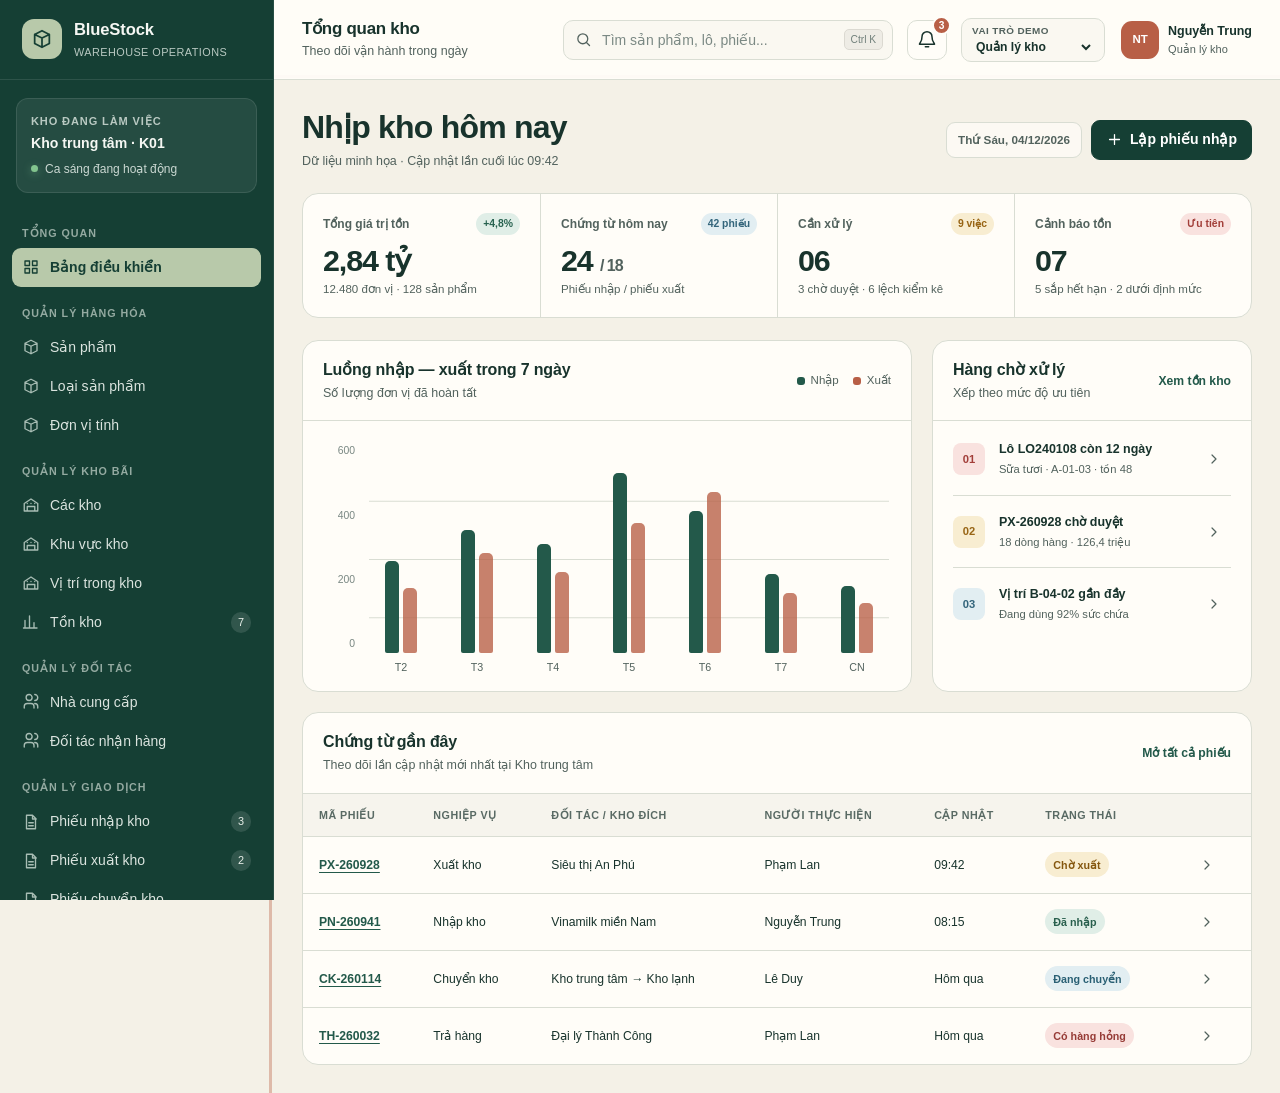
<file: apps/web/index.html>
<!doctype html>
<html lang="vi">
<head>
  <meta charset="UTF-8">
  <meta name="viewport" content="width=device-width, initial-scale=1.0">
  <meta name="description" content="BlueStock - hệ thống quản lý kho theo vai trò, lô hàng và vị trí.">
  <meta name="theme-color" content="#153f34">
  <title>BlueStock | Trung tâm vận hành kho</title>
  <link rel="icon" type="image/svg+xml" href="data:image/svg+xml,%3Csvg xmlns='http://www.w3.org/2000/svg' viewBox='0 0 64 64'%3E%3Crect width='64' height='64' rx='16' fill='%23153f34'/%3E%3Cpath d='M14 23 32 13l18 10v21L32 54 14 44V23Z' fill='none' stroke='%23f7f4eb' stroke-width='5' stroke-linejoin='round'/%3E%3Cpath d='m14 23 18 10 18-10M32 33v21' fill='none' stroke='%23c7d7b7' stroke-width='5' stroke-linejoin='round'/%3E%3C/svg%3E">
  <link rel="stylesheet" href="styles.css?v=inbound-history-2">
</head>
<body>
  <a class="skip-link" href="#mainContent">Bỏ qua điều hướng</a>

  <svg class="svg-sprite" aria-hidden="true">
    <symbol id="icon-grid" viewBox="0 0 24 24"><path d="M4 4h6v6H4V4Zm10 0h6v6h-6V4ZM4 14h6v6H4v-6Zm10 0h6v6h-6v-6Z"/></symbol>
    <symbol id="icon-box" viewBox="0 0 24 24"><path d="m4 7 8-4 8 4v10l-8 4-8-4V7Zm0 0 8 4 8-4m-8 4v10"/></symbol>
    <symbol id="icon-warehouse" viewBox="0 0 24 24"><path d="m3 10 9-6 9 6v10H3V10Zm4 10v-6h10v6M7 10h.01M12 10h.01M17 10h.01"/></symbol>
    <symbol id="icon-users" viewBox="0 0 24 24"><path d="M16 20v-2a4 4 0 0 0-4-4H7a4 4 0 0 0-4 4v2m6.5-10a4 4 0 1 0 0-8 4 4 0 0 0 0 8Zm7.5 4a4 4 0 0 1 4 4v2m-4-10a4 4 0 0 0 0-8"/></symbol>
    <symbol id="icon-file" viewBox="0 0 24 24"><path d="M6 3h8l4 4v14H6V3Zm8 0v5h5M9 13h6M9 17h6"/></symbol>
    <symbol id="icon-chart" viewBox="0 0 24 24"><path d="M4 20V10m6 10V4m6 16v-7m4 7H2"/></symbol>
    <symbol id="icon-shield" viewBox="0 0 24 24"><path d="M12 3 20 7v5c0 5-3.4 8.3-8 9-4.6-.7-8-4-8-9V7l8-4Zm-3 9 2 2 4-4"/></symbol>
    <symbol id="icon-search" viewBox="0 0 24 24"><circle cx="11" cy="11" r="7"/><path d="m16.5 16.5 4 4"/></symbol>
    <symbol id="icon-bell" viewBox="0 0 24 24"><path d="M18 8a6 6 0 0 0-12 0c0 7-3 7-3 9h18c0-2-3-2-3-9Zm-8 12h4"/></symbol>
    <symbol id="icon-menu" viewBox="0 0 24 24"><path d="M4 7h16M4 12h16M4 17h16"/></symbol>
    <symbol id="icon-plus" viewBox="0 0 24 24"><path d="M12 5v14M5 12h14"/></symbol>
    <symbol id="icon-arrow" viewBox="0 0 24 24"><path d="M5 12h14m-5-5 5 5-5 5"/></symbol>
    <symbol id="icon-filter" viewBox="0 0 24 24"><path d="M4 5h16l-6 7v5l-4 2v-7L4 5Z"/></symbol>
    <symbol id="icon-trash" viewBox="0 0 24 24"><path d="M4 7h16M9 7V4h6v3m3 0-1 14H7L6 7m4 4v6m4-6v6"/></symbol>
    <symbol id="icon-chevron" viewBox="0 0 24 24"><path d="m9 18 6-6-6-6"/></symbol>
    <symbol id="icon-check" viewBox="0 0 24 24"><path d="m5 12 4 4L19 6"/></symbol>
    <symbol id="icon-alert" viewBox="0 0 24 24"><path d="M12 4 3 20h18L12 4Zm0 6v4m0 3h.01"/></symbol>
  </svg>

  <div class="app-shell">
    <aside class="sidebar" id="sidebar" aria-label="Điều hướng chính">
      <div class="brand-block">
        <a class="brand" href="#dashboard" data-view-link="dashboard" aria-label="BlueStock - về tổng quan">
          <span class="brand-mark"><svg aria-hidden="true"><use href="#icon-box"/></svg></span>
          <span><strong>BlueStock</strong><small>Warehouse operations</small></span>
        </a>
        <button class="sidebar-close" id="sidebarClose" type="button" aria-label="Đóng menu">×</button>
      </div>

      <div class="location-context">
        <span class="context-label">Kho đang làm việc</span>
        <strong>Kho trung tâm · K01</strong>
        <span><i></i> Ca sáng đang hoạt động</span>
      </div>

      <nav class="nav-groups" id="navGroups"></nav>

      <div class="sidebar-footer">
        <div class="sync-status"><span></span><div><strong id="dataStatus">Dữ liệu demo</strong><small id="dataStatusDetail">Có thể chuyển sang API</small></div></div>
        <a class="support-link" id="apiModeLink" href="?mode=api#products">Kết nối API <svg aria-hidden="true"><use href="#icon-arrow"/></svg></a>
        <button class="support-link" type="button" id="helpButton">Hướng dẫn vận hành <svg aria-hidden="true"><use href="#icon-arrow"/></svg></button>
      </div>
    </aside>

    <div class="workspace">
      <header class="topbar">
        <div class="topbar-left">
          <button class="icon-button mobile-menu" id="mobileMenuButton" type="button" aria-label="Mở menu" aria-controls="sidebar" aria-expanded="false"><svg aria-hidden="true"><use href="#icon-menu"/></svg></button>
          <div class="page-heading"><h1 id="pageTitle">Tổng quan kho</h1><p id="pageSubtitle">Theo dõi vận hành trong ngày</p></div>
        </div>
        <div class="topbar-actions">
          <label class="global-search">
            <svg aria-hidden="true"><use href="#icon-search"/></svg>
            <span class="sr-only">Tìm nhanh</span>
            <input id="globalSearch" type="search" placeholder="Tìm sản phẩm, lô, phiếu..." autocomplete="off">
            <kbd>Ctrl K</kbd>
          </label>
          <button class="icon-button notification-button" id="notificationButton" type="button" aria-label="Thông báo, có 3 thông báo mới"><svg aria-hidden="true"><use href="#icon-bell"/></svg><span>3</span></button>
          <label class="role-switcher" id="demoRoleSwitcher">
            <span>Vai trò demo</span>
            <select id="roleSwitcher" aria-label="Chuyển vai trò demo">
              <option value="manager">Quản lý kho</option>
              <option value="staff">Nhân viên kho</option>
              <option value="admin">Quản trị viên</option>
            </select>
          </label>
          <button class="button button-quiet" id="logoutButton" type="button" hidden>Đăng xuất</button>
          <div class="user-profile"><span class="avatar" id="userAvatar">NT</span><span><strong id="userName">Nguyễn Trung</strong><small id="userRole">Quản lý kho</small></span></div>
        </div>
      </header>

      <main class="main-content" id="mainContent" tabindex="-1">
        <section class="view" id="apiSessionView" hidden>
          <div class="empty-state">
            <p id="apiSessionMessage" role="status" aria-live="polite">Đang kiểm tra phiên đăng nhập...</p>
            <button class="button button-secondary" id="reloadApiButton" type="button" hidden>Tải lại trang</button>
          </div>
        </section>
        <section class="view active" id="dashboardView" data-page="dashboard">
          <div class="dashboard-intro">
            <div><h2>Nhịp kho hôm nay</h2><p>Dữ liệu minh họa · Cập nhật lần cuối lúc <time id="updatedTime">09:42</time></p></div>
            <div class="intro-actions"><time class="date-chip" id="currentDate"></time><button class="button button-primary" type="button" data-quick-action="primary"><svg aria-hidden="true"><use href="#icon-plus"/></svg><span id="primaryActionLabel">Lập phiếu nhập</span></button></div>
          </div>

          <section class="metric-strip" aria-label="Chỉ số vận hành">
            <article><div class="metric-heading"><span>Tổng giá trị tồn</span><span class="trend positive">+4,8%</span></div><strong>2,84 tỷ</strong><small>12.480 đơn vị · 128 sản phẩm</small></article>
            <article><div class="metric-heading"><span>Chứng từ hôm nay</span><span class="trend neutral">42 phiếu</span></div><strong>24 <em>/ 18</em></strong><small>Phiếu nhập / phiếu xuất</small></article>
            <article><div class="metric-heading"><span>Cần xử lý</span><span class="trend warning">9 việc</span></div><strong>06</strong><small>3 chờ duyệt · 6 lệch kiểm kê</small></article>
            <article><div class="metric-heading"><span>Cảnh báo tồn</span><span class="trend danger">Ưu tiên</span></div><strong>07</strong><small>5 sắp hết hạn · 2 dưới định mức</small></article>
          </section>

          <div class="dashboard-grid">
            <article class="panel flow-panel">
              <div class="panel-heading"><div><h3>Luồng nhập — xuất trong 7 ngày</h3><p>Số lượng đơn vị đã hoàn tất</p></div><div class="chart-legend"><span><i class="inbound-dot"></i>Nhập</span><span><i class="outbound-dot"></i>Xuất</span></div></div>
              <div class="bar-chart" role="img" aria-label="Biểu đồ nhập xuất 7 ngày, lượng nhập cao nhất vào thứ năm">
                <div class="chart-scale"><span>600</span><span>400</span><span>200</span><span>0</span></div>
                <div class="chart-bars">
                  <div><span class="bar-pair"><i style="--bar:44%"></i><b style="--bar:31%"></b></span><small>T2</small></div>
                  <div><span class="bar-pair"><i style="--bar:59%"></i><b style="--bar:48%"></b></span><small>T3</small></div>
                  <div><span class="bar-pair"><i style="--bar:52%"></i><b style="--bar:39%"></b></span><small>T4</small></div>
                  <div><span class="bar-pair"><i style="--bar:86%"></i><b style="--bar:62%"></b></span><small>T5</small></div>
                  <div><span class="bar-pair"><i style="--bar:68%"></i><b style="--bar:77%"></b></span><small>T6</small></div>
                  <div><span class="bar-pair"><i style="--bar:38%"></i><b style="--bar:29%"></b></span><small>T7</small></div>
                  <div><span class="bar-pair"><i style="--bar:32%"></i><b style="--bar:24%"></b></span><small>CN</small></div>
                </div>
              </div>
            </article>

            <aside class="attention-panel">
              <div class="panel-heading"><div><h3>Hàng chờ xử lý</h3><p>Xếp theo mức độ ưu tiên</p></div><button class="text-button" type="button" data-view-link="inventory">Xem tồn kho</button></div>
              <ol class="attention-list">
                <li><span class="priority-marker high">01</span><div><strong>Lô LO240108 còn 12 ngày</strong><small>Sữa tươi · A-01-03 · tồn 48</small></div><button type="button" aria-label="Mở lô LO240108"><svg><use href="#icon-chevron"/></svg></button></li>
                <li><span class="priority-marker medium">02</span><div><strong>PX-260928 chờ duyệt</strong><small>18 dòng hàng · 126,4 triệu</small></div><button type="button" aria-label="Mở phiếu PX-260928"><svg><use href="#icon-chevron"/></svg></button></li>
                <li><span class="priority-marker low">03</span><div><strong>Vị trí B-04-02 gần đầy</strong><small>Đang dùng 92% sức chứa</small></div><button type="button" aria-label="Mở vị trí B-04-02"><svg><use href="#icon-chevron"/></svg></button></li>
              </ol>
            </aside>
          </div>

          <article class="panel recent-panel">
            <div class="panel-heading"><div><h3>Chứng từ gần đây</h3><p>Theo dõi lần cập nhật mới nhất tại Kho trung tâm</p></div><button class="text-button" type="button" data-view-link="inbound">Mở tất cả phiếu</button></div>
            <div class="table-wrap"><table><thead><tr><th>Mã phiếu</th><th>Nghiệp vụ</th><th>Đối tác / Kho đích</th><th>Người thực hiện</th><th>Cập nhật</th><th>Trạng thái</th><th></th></tr></thead><tbody>
              <tr><td><a href="#outbound" data-view-link="outbound">PX-260928</a></td><td>Xuất kho</td><td>Siêu thị An Phú</td><td>Phạm Lan</td><td>09:42</td><td><span class="status status-pending">Chờ xuất</span></td><td><button class="row-action" type="button" aria-label="Mở phiếu PX-260928"><svg><use href="#icon-chevron"/></svg></button></td></tr>
              <tr><td><a href="#inbound" data-view-link="inbound">PN-260941</a></td><td>Nhập kho</td><td>Vinamilk miền Nam</td><td>Nguyễn Trung</td><td>08:15</td><td><span class="status status-success">Đã nhập</span></td><td><button class="row-action" type="button" aria-label="Mở phiếu PN-260941"><svg><use href="#icon-chevron"/></svg></button></td></tr>
              <tr><td><a href="#transfer" data-view-link="transfer">CK-260114</a></td><td>Chuyển kho</td><td>Kho trung tâm → Kho lạnh</td><td>Lê Duy</td><td>Hôm qua</td><td><span class="status status-info">Đang chuyển</span></td><td><button class="row-action" type="button" aria-label="Mở phiếu CK-260114"><svg><use href="#icon-chevron"/></svg></button></td></tr>
              <tr><td><a href="#return" data-view-link="return">TH-260032</a></td><td>Trả hàng</td><td>Đại lý Thành Công</td><td>Phạm Lan</td><td>Hôm qua</td><td><span class="status status-danger">Có hàng hỏng</span></td><td><button class="row-action" type="button" aria-label="Mở phiếu TH-260032"><svg><use href="#icon-chevron"/></svg></button></td></tr>
            </tbody></table></div>
          </article>
        </section>

        <section class="view" id="listView" data-page="list" hidden>
          <div class="section-toolbar"><div><h2 id="listTitle">Danh sách sản phẩm</h2><p id="listDescription">Tra cứu và quản lý danh mục hàng hóa.</p></div><div class="toolbar-actions"><button class="button button-secondary" id="exportButton" type="button">Xuất dữ liệu</button><button class="button button-primary" id="addRecordButton" type="button"><svg><use href="#icon-plus"/></svg><span id="addRecordLabel">Thêm sản phẩm</span></button></div></div>
          <article class="data-surface">
            <div class="data-toolbar">
              <label class="search-box"><svg aria-hidden="true"><use href="#icon-search"/></svg><span class="sr-only">Tìm kiếm trong danh sách</span><input id="listSearch" type="search" placeholder="Tìm theo mã hoặc tên..."></label>
              <div class="filter-row">
                <label><span>Từ ngày</span><input id="dateFromFilter" type="date"></label>
                <label><span>Đến ngày</span><input id="dateToFilter" type="date"></label>
                <label><span>Trạng thái</span><select id="statusFilter"><option value="">Tất cả trạng thái</option><option>Đang hoạt động</option><option>Chờ xử lý</option><option>Ngừng hoạt động</option></select></label>
                <button class="button button-quiet" id="clearFiltersButton" type="button"><svg><use href="#icon-filter"/></svg>Xóa lọc</button>
              </div>
            </div>
            <p class="list-message" id="listMessage" role="status" aria-live="polite" hidden></p>
            <div class="table-wrap"><table id="dataTable"><thead></thead><tbody></tbody></table></div>
            <div class="empty-state" id="listEmpty" hidden><svg><use href="#icon-search"/></svg><h3>Không có kết quả phù hợp</h3><p>Thử đổi từ khóa hoặc xóa bớt bộ lọc đang dùng.</p><button class="button button-secondary" type="button" data-clear-filters>Xóa bộ lọc</button></div>
            <footer class="pagination"><span id="recordRange">Hiển thị 1–8 trong 24 bản ghi</span><div><button id="previousPage" type="button" aria-label="Trang trước">‹</button><span id="pageNumbers"></span><button id="nextPage" type="button" aria-label="Trang sau">›</button></div></footer>
          </article>
        </section>

        <section class="view" id="inventoryView" data-page="inventory" hidden>
          <div class="section-toolbar"><div><h2>Tra cứu tồn kho</h2><p>Tồn khả dụng theo sản phẩm, lô và vị trí tại thời điểm hiện tại.</p></div><div class="toolbar-actions"><span class="live-indicator"><i></i>Dữ liệu demo lúc 09:42</span><button class="button button-primary" id="refreshInventoryButton" type="button">Làm mới dữ liệu</button></div></div>
          <div class="inventory-summary"><div><span>Tổng đơn vị khả dụng</span><strong>12.480</strong></div><div><span>Đang giữ chỗ</span><strong>684</strong></div><div><span>Sắp hết hạn</span><strong class="text-danger">155</strong></div><div><span>Vị trí đang dùng</span><strong>86 / 104</strong></div></div>
          <article class="data-surface">
            <div class="data-toolbar"><label class="search-box"><svg><use href="#icon-search"/></svg><span class="sr-only">Tìm tồn kho</span><input id="inventorySearch" type="search" placeholder="Mã sản phẩm, tên, mã lô hoặc vị trí..."></label><div class="filter-row"><label><span>Kho</span><select><option>Kho trung tâm</option><option>Kho lạnh</option><option>Kho hàng trả</option></select></label><label><span>Hạn sử dụng</span><select><option>Tất cả</option><option>Trong 30 ngày</option><option>Trong 60 ngày</option></select></label></div></div>
            <div class="table-wrap"><table id="inventoryTable"><thead><tr><th>Sản phẩm</th><th>Lô hàng</th><th>Vị trí</th><th>Hạn sử dụng</th><th class="number-cell">Tồn thực tế</th><th class="number-cell">Giữ chỗ</th><th class="number-cell">Khả dụng</th><th>Trạng thái</th></tr></thead><tbody></tbody></table></div>
          </article>
        </section>

        <section class="view" id="documentView" data-page="document" hidden>
          <form id="documentForm" novalidate>
            <div class="section-toolbar document-toolbar"><div><div class="document-title-line"><h2 id="documentTitle">Lập phiếu nhập kho</h2><span class="status status-draft">Bản nháp</span></div><p id="documentDescription">Tiếp nhận hàng hóa và chỉ định vị trí nhập.</p></div><div class="toolbar-actions"><button class="button button-secondary" id="saveDraftButton" type="button">Lưu nháp</button><button class="button button-primary" type="submit"><svg><use href="#icon-check"/></svg><span id="completeDocumentLabel">Tạo phiếu nhập</span></button></div></div>
            <div class="document-layout">
              <div class="document-main">
                <article class="panel form-panel">
                  <div class="panel-heading"><div><h3>Thông tin chung</h3><p>Nhập đầy đủ thông tin trước khi thêm chi tiết hàng hóa.</p></div><span class="document-code" id="documentCode">PN-261002-01</span></div>
                  <div class="form-grid four-columns">
                    <label class="field"><span>Mã phiếu</span><input id="documentCodeInput" value="PN-261002-01" readonly></label>
                    <label class="field"><span>Ngày thao tác *</span><input id="documentDate" type="date" required></label>
                    <label class="field"><span id="partnerLabel">Nhà cung cấp *</span><select id="documentPartner" required><option value="">Chọn nhà cung cấp</option><option value="NCC001">Vinamilk miền Nam</option><option value="NCC002">Thực phẩm Á Châu</option><option value="NCC003">Nông sản Đà Lạt</option></select></label>
                    <label class="field"><span>Nhân viên *</span><select id="documentEmployee" required><option value="NV012">NV012 · Nguyễn Trung</option><option value="NV018">NV018 · Phạm Lan</option><option value="NV021">NV021 · Lê Duy</option></select></label>
                    <label class="field field-wide"><span>Ghi chú</span><textarea id="documentNote" rows="2" maxlength="255" placeholder="Thông tin giao nhận, số xe hoặc yêu cầu bảo quản..."></textarea></label>
                  </div>
                </article>
                <article class="panel line-panel">
                  <div class="panel-heading"><div><h3>Chi tiết hàng hóa</h3><p id="lineHelp">Mỗi sản phẩm cần có số lượng, đơn giá và trạng thái xử lý.</p></div><button class="button button-secondary" id="addDocumentRow" type="button"><svg><use href="#icon-plus"/></svg>Thêm dòng</button></div>
                  <div class="table-wrap"><table class="editable-table"><thead><tr><th class="row-number">#</th><th>Mã sản phẩm</th><th>Vị trí</th><th class="number-cell">Số lượng</th><th class="number-cell">Đơn giá</th><th>Trạng thái</th><th class="action-cell"></th></tr></thead><tbody id="documentRows"></tbody></table></div>
                  <div class="inline-error" id="documentError" role="alert" hidden><svg><use href="#icon-alert"/></svg><span></span></div>
                </article>
              </div>
              <aside class="document-summary">
                <div><span>Tổng số dòng</span><strong id="documentLineCount">0</strong></div>
                <div><span>Tổng số lượng</span><strong id="documentQuantity">0</strong></div>
                <div class="summary-total"><span>Tổng giá trị</span><strong id="documentTotal">0 ₫</strong></div>
                <hr>
                <p><svg><use href="#icon-shield"/></svg><span>Hoàn tất phiếu sẽ được backend kiểm tra lại tồn kho, quyền hạn và tính nguyên tử của giao dịch.</span></p>
              </aside>
            </div>
          </form>
        </section>

        <section class="view" id="countView" data-page="count" hidden>
          <div class="section-toolbar"><div><h2>Phiếu kiểm kê hàng hóa</h2><p>Đối chiếu snapshot hệ thống với số lượng đếm thực tế.</p></div><div class="toolbar-actions"><button class="button button-secondary" id="saveCountButton" type="button">Lưu kết quả đếm</button><button class="button button-primary" id="submitCountButton" type="button">Gửi duyệt điều chỉnh</button></div></div>
          <article class="panel form-panel"><div class="form-grid four-columns"><label class="field"><span>Mã phiếu</span><input value="KK-261002-03" readonly></label><label class="field"><span>Kho kiểm kê</span><select><option>Kho trung tâm · K01</option></select></label><label class="field"><span>Ngày kiểm kê</span><input id="countDate" type="date"></label><label class="field"><span>Người kiểm kê</span><input value="NV018 · Phạm Lan" readonly></label></div></article>
          <article class="data-surface count-surface"><div class="panel-heading"><div><h3>Kết quả đếm</h3><p>Chênh lệch được tính trên giao diện để hỗ trợ nhập liệu; backend quyết định điều chỉnh cuối cùng.</p></div><span class="record-count">4 vị trí · 6 mặt hàng</span></div><div class="table-wrap"><table id="countTable"><thead><tr><th>Sản phẩm / Lô</th><th>Vị trí</th><th class="number-cell">SL hệ thống</th><th class="number-cell">SL thực tế</th><th class="number-cell">Chênh lệch</th><th>Ghi chú</th></tr></thead><tbody></tbody></table></div><footer class="variance-footer"><span><i class="variance-positive"></i>Thừa <strong id="surplusCount">0</strong></span><span><i class="variance-negative"></i>Thiếu <strong id="shortageCount">0</strong></span><span>Cần giải trình <strong id="varianceRows">0 dòng</strong></span></footer></article>
        </section>

        <section class="view" id="returnView" data-page="return" hidden>
          <form id="returnForm">
            <div class="section-toolbar"><div><h2>Phiếu trả hàng</h2><p>Tiếp nhận hàng trả sau xuất và phân loại tình trạng.</p></div><button class="button button-primary" type="submit">Tạo phiếu trả</button></div>
            <article class="panel form-panel"><div class="form-grid four-columns"><label class="field"><span>Mã phiếu</span><input value="TH-261002-01" readonly></label><label class="field"><span>Phiếu xuất nguồn *</span><select required><option value="">Chọn phiếu xuất</option><option>PX-260928 · Siêu thị An Phú</option><option>PX-260921 · Đại lý Thành Công</option></select></label><label class="field"><span>Ngày trả *</span><input id="returnDate" type="date" required></label><label class="field"><span>Người tiếp nhận</span><input value="NV012 · Nguyễn Trung" readonly></label></div></article>
            <article class="data-surface"><div class="panel-heading"><div><h3>Hàng hóa nhận lại</h3><p>Số lượng trả không được vượt quá lượng đã xuất của chứng từ nguồn.</p></div><button class="button button-secondary" id="addReturnRow" type="button"><svg><use href="#icon-plus"/></svg>Thêm dòng</button></div><div class="table-wrap"><table class="editable-table"><thead><tr><th>#</th><th>Mã sản phẩm</th><th class="number-cell">Đã xuất</th><th class="number-cell">Số lượng trả</th><th>Tình trạng</th><th>Vị trí nhận</th><th></th></tr></thead><tbody id="returnRows"></tbody></table></div><div class="condition-note"><span class="condition-good"><i></i>Hàng tốt: nhập lại vị trí khả dụng</span><span class="condition-damaged"><i></i>Hư hỏng: chuyển khu cách ly</span></div></article>
          </form>
        </section>

        <section class="view" id="reportsView" data-page="reports" hidden>
          <div class="section-toolbar"><div><h2>Báo cáo nhập — xuất — tồn</h2><p>Tổng hợp biến động kho theo khoảng thời gian và nhóm hàng.</p></div><button class="button button-primary" id="runReportButton" type="button">Chạy báo cáo</button></div>
          <article class="report-builder"><div class="report-filters"><label class="field"><span>Từ ngày</span><input id="reportFrom" type="date"></label><label class="field"><span>Đến ngày</span><input id="reportTo" type="date"></label><label class="field"><span>Kho</span><select><option>Tất cả kho</option><option>Kho trung tâm</option><option>Kho lạnh</option></select></label><label class="field"><span>Nhóm hàng</span><select><option>Tất cả nhóm hàng</option><option>Thực phẩm</option><option>Đồ uống</option><option>Gia dụng</option></select></label></div><div class="report-kpis"><div><span>Tồn đầu kỳ</span><strong>10.842</strong></div><div><span>Nhập trong kỳ</span><strong>+3.286</strong></div><div><span>Xuất trong kỳ</span><strong>−1.648</strong></div><div><span>Tồn cuối kỳ</span><strong>12.480</strong></div></div><div class="table-wrap"><table><thead><tr><th>Mã sản phẩm</th><th>Tên sản phẩm</th><th class="number-cell">Tồn đầu</th><th class="number-cell">Nhập</th><th class="number-cell">Xuất</th><th class="number-cell">Tồn cuối</th><th>Đơn vị</th></tr></thead><tbody id="reportRows"></tbody></table></div></article>
        </section>
      </main>
    </div>
  </div>

  <aside class="record-editor" id="recordEditor" aria-labelledby="recordEditorTitle" hidden>
    <div class="editor-header"><div><h2 id="recordEditorTitle">Thêm sản phẩm</h2><p>Tạo bản ghi mới trong dữ liệu demo.</p></div><button class="icon-button" id="closeRecordEditor" type="button" aria-label="Đóng bảng nhập">×</button></div>
    <form id="recordForm"><div class="editor-body"><label class="field"><span>Mã bản ghi (tự tạo)</span><input id="recordCode" required maxlength="12" readonly placeholder="Mã tự động"></label><label class="field"><span>Tên hiển thị *</span><input id="recordName" required maxlength="120"></label><label class="field"><span>Phân loại</span><select id="recordCategory"><option>Thực phẩm</option><option>Đồ uống</option><option>Gia dụng</option><option>Khác</option></select></label><label class="field"><span>Trạng thái</span><select id="recordStatus"><option>Đang hoạt động</option><option>Chờ xử lý</option><option>Ngừng hoạt động</option></select></label><label class="field"><span>Ghi chú</span><textarea id="recordNote" rows="4" placeholder="Thông tin bổ sung..."></textarea></label></div><div class="editor-footer"><button class="button button-secondary" id="cancelRecordButton" type="button">Hủy</button><button class="button button-secondary" id="liveDeleteButton" type="button" hidden>Xóa sản phẩm</button><button class="button button-primary" id="liveSaveButton" type="submit">Lưu bản ghi</button></div></form>
  </aside>

  <dialog class="login-dialog" id="loginDialog" aria-labelledby="loginTitle">
    <form id="loginForm">
      <h2 id="loginTitle">Đăng nhập BlueStock</h2>
      <p>Dùng tài khoản được cấp để xem dữ liệu kho.</p>
      <label class="field"><span>Tên tài khoản</span><input name="tenTaiKhoan" autocomplete="username" required></label>
      <label class="field"><span>Mật khẩu</span><input name="matKhau" type="password" autocomplete="current-password" required></label>
      <p class="text-danger" id="loginError" role="alert" hidden></p>
      <div class="login-actions"><a href="?mode=demo#dashboard">Xem dữ liệu demo</a><button class="button button-primary" type="submit">Đăng nhập</button></div>
    </form>
  </dialog>

  <div class="command-results" id="commandResults" hidden></div>
  <div class="toast" id="toast" role="status" aria-live="polite" hidden></div>
  <div class="sidebar-overlay" id="sidebarOverlay" hidden></div>
  <div class="editor-overlay" id="editorOverlay" hidden></div>
  <script type="module" src="app.js?v=inbound-drafts-1"></script>
</body>
</html>
</file>
<file: apps/web/styles.css>
:root {
  color-scheme: light;
  --ink: #18332c;
  --ink-soft: #52625d;
  --forest: #153f34;
  --forest-2: #23594a;
  --sage: #b8c9aa;
  --sage-pale: #e7eddf;
  --cream: #f4f1e7;
  --paper: #fffdf8;
  --paper-2: #faf8f1;
  --line: #d9ddd3;
  --line-strong: #bdc7bb;
  --terracotta: #b85f46;
  --terracotta-pale: #f7e5df;
  --amber: #986515;
  --amber-pale: #f8edd1;
  --blue: #33657b;
  --blue-pale: #e2eef2;
  --red: #a23e39;
  --red-pale: #f9e2df;
  --green: #34705d;
  --green-pale: #e0eee7;
  --sidebar-width: 274px;
  --topbar-height: 80px;
  --radius-sm: 8px;
  --radius: 12px;
  --radius-lg: 16px;
  --shadow-float: 0 16px 42px rgba(21, 63, 52, 0.18);
  --ease-out: cubic-bezier(0.16, 1, 0.3, 1);
}

* {
  box-sizing: border-box;
}

html {
  scroll-behavior: smooth;
}

body {
  min-width: 320px;
  margin: 0;
  color: var(--ink);
  background: var(--cream);
  font-family: "Segoe UI", "Noto Sans", Arial, sans-serif;
  font-size: 14px;
  line-height: 1.5;
  text-rendering: optimizeLegibility;
}

::selection {
  color: var(--paper);
  background: var(--forest-2);
}

* {
  scrollbar-width: thin;
  scrollbar-color: #91a397 transparent;
}

*::-webkit-scrollbar {
  width: 10px;
  height: 10px;
}

*::-webkit-scrollbar-thumb {
  border: 3px solid transparent;
  border-radius: 10px;
  background: #91a397;
  background-clip: padding-box;
}

button,
input,
select,
textarea {
  color: inherit;
  font: inherit;
}

button,
select {
  cursor: pointer;
}

button:disabled,
input:disabled,
select:disabled {
  cursor: not-allowed;
  opacity: 0.55;
}

button,
a,
input,
select,
textarea {
  -webkit-tap-highlight-color: transparent;
}

:focus-visible {
  outline: 3px solid rgba(184, 95, 70, 0.38);
  outline-offset: 2px;
}

a {
  color: var(--forest-2);
  text-underline-offset: 3px;
}

h1,
h2,
h3,
p {
  margin-top: 0;
}

h1,
h2,
h3,
strong,
th,
.tabular,
input[type="number"] {
  font-variant-numeric: tabular-nums;
}

h1 {
  margin-bottom: 2px;
  font-size: 1.06rem;
  line-height: 1.3;
  letter-spacing: -0.015em;
}

h2 {
  margin-bottom: 6px;
  font-size: 1.7rem;
  line-height: 1.2;
  letter-spacing: -0.025em;
}

h3 {
  margin-bottom: 3px;
  font-size: 1rem;
  line-height: 1.35;
  letter-spacing: -0.01em;
}

.sr-only {
  position: absolute;
  width: 1px;
  height: 1px;
  padding: 0;
  margin: -1px;
  overflow: hidden;
  clip: rect(0, 0, 0, 0);
  white-space: nowrap;
  border: 0;
}

.skip-link {
  position: fixed;
  z-index: 999;
  top: 12px;
  left: 12px;
  padding: 10px 14px;
  color: var(--paper);
  background: var(--forest);
  border-radius: var(--radius-sm);
  transform: translateY(-150%);
  transition: transform 160ms var(--ease-out);
}

.skip-link:focus {
  transform: translateY(0);
}

.svg-sprite {
  position: absolute;
  width: 0;
  height: 0;
  overflow: hidden;
}

svg {
  width: 20px;
  height: 20px;
  fill: none;
  stroke: currentColor;
  stroke-width: 1.8;
  stroke-linecap: round;
  stroke-linejoin: round;
}

.app-shell {
  min-height: 100vh;
}

.sidebar {
  position: fixed;
  z-index: 40;
  inset: 0 auto 0 0;
  display: flex;
  width: var(--sidebar-width);
  flex-direction: column;
  overflow-y: auto;
  color: #f5f7f3;
  background: var(--forest);
  border-right: 1px solid rgba(255, 255, 255, 0.08);
}

.brand-block {
  display: flex;
  min-height: var(--topbar-height);
  align-items: center;
  justify-content: space-between;
  padding: 0 22px;
  border-bottom: 1px solid rgba(255, 255, 255, 0.1);
}

.brand {
  display: flex;
  align-items: center;
  gap: 12px;
  color: inherit;
  text-decoration: none;
}

.brand-mark {
  display: grid;
  width: 40px;
  height: 40px;
  place-items: center;
  color: var(--forest);
  background: var(--sage);
  border-radius: 12px;
}

.brand-mark svg {
  width: 22px;
  height: 22px;
  stroke-width: 1.9;
}

.brand strong,
.brand small {
  display: block;
}

.brand strong {
  font-size: 1.04rem;
  letter-spacing: -0.01em;
}

.brand small {
  margin-top: 1px;
  color: #b9c9c2;
  font-size: 0.68rem;
  letter-spacing: 0.04em;
  text-transform: uppercase;
}

.sidebar-close {
  display: none;
  width: 36px;
  height: 36px;
  color: inherit;
  background: transparent;
  border: 0;
  border-radius: var(--radius-sm);
  font-size: 1.5rem;
}

.location-context {
  margin: 18px 16px 10px;
  padding: 14px;
  background: rgba(255, 255, 255, 0.07);
  border: 1px solid rgba(255, 255, 255, 0.1);
  border-radius: var(--radius);
}

.location-context > * {
  display: block;
}

.context-label {
  color: #b9c9c2;
  font-size: 0.69rem;
  font-weight: 700;
  letter-spacing: 0.08em;
  text-transform: uppercase;
}

.location-context strong {
  margin: 3px 0 6px;
  font-size: 0.88rem;
}

.location-context > span:last-child {
  display: flex;
  align-items: center;
  gap: 7px;
  color: #cbd8d2;
  font-size: 0.75rem;
}

.location-context i,
.live-indicator i {
  display: inline-block;
  width: 7px;
  height: 7px;
  background: #82c48e;
  border-radius: 50%;
  box-shadow: 0 2px 8px rgba(130, 196, 142, 0.45);
}

.nav-groups {
  flex: 1;
  padding: 4px 12px 18px;
}

.nav-group {
  margin-top: 18px;
}

.nav-group-title {
  margin: 0 10px 7px;
  color: #94aaa1;
  font-size: 0.67rem;
  font-weight: 700;
  letter-spacing: 0.09em;
  text-transform: uppercase;
}

.nav-item {
  display: flex;
  width: 100%;
  min-height: 39px;
  align-items: center;
  gap: 10px;
  padding: 8px 10px;
  color: #dbe4df;
  background: transparent;
  border: 0;
  border-radius: 9px;
  text-align: left;
  transition: color 160ms ease, background-color 160ms ease;
}

.nav-item svg {
  width: 18px;
  height: 18px;
  color: #a8bdb4;
}

.nav-item span {
  flex: 1;
}

.nav-item small {
  min-width: 20px;
  padding: 2px 6px;
  color: #e8efe9;
  background: rgba(255, 255, 255, 0.12);
  border-radius: 999px;
  font-size: 0.68rem;
  text-align: center;
}

.nav-item:hover {
  color: #fff;
  background: rgba(255, 255, 255, 0.08);
}

.nav-item.active {
  color: var(--forest);
  background: var(--sage);
  font-weight: 700;
}

.nav-item.active svg {
  color: var(--forest);
}

.nav-item.active small {
  color: #fff;
  background: var(--forest);
}

.sidebar-footer {
  padding: 15px 18px 18px;
  border-top: 1px solid rgba(255, 255, 255, 0.1);
}

.sync-status {
  display: flex;
  align-items: center;
  gap: 10px;
}

.sync-status > span {
  width: 9px;
  height: 9px;
  background: #d8a75c;
  border: 2px solid rgba(216, 167, 92, 0.32);
  border-radius: 50%;
  box-sizing: content-box;
}

.sync-status strong,
.sync-status small {
  display: block;
}

.sync-status strong {
  font-size: 0.76rem;
}

.sync-status small {
  color: #aebfb8;
  font-size: 0.7rem;
}

.support-link {
  display: flex;
  width: 100%;
  align-items: center;
  justify-content: space-between;
  margin-top: 13px;
  padding: 8px 0 0;
  color: #cbd8d2;
  background: transparent;
  border: 0;
  border-top: 1px solid rgba(255, 255, 255, 0.08);
  font-size: 0.75rem;
}

.support-link svg {
  width: 15px;
}

.workspace {
  min-width: 0;
  margin-left: var(--sidebar-width);
}

.topbar {
  position: sticky;
  z-index: 30;
  top: 0;
  display: flex;
  min-height: var(--topbar-height);
  align-items: center;
  justify-content: space-between;
  gap: 20px;
  padding: 0 28px;
  background: rgba(255, 253, 248, 0.96);
  border-bottom: 1px solid var(--line);
}

.topbar-left,
.topbar-actions,
.intro-actions,
.toolbar-actions,
.filter-row,
.chart-legend,
.document-title-line {
  display: flex;
  align-items: center;
}

.topbar-left,
.topbar-actions {
  gap: 14px;
}

.page-heading p,
.section-toolbar p,
.dashboard-intro p,
.panel-heading p,
.editor-header p {
  margin-bottom: 0;
  color: var(--ink-soft);
  font-size: 0.78rem;
}

.global-search,
.search-box {
  position: relative;
  display: flex;
  align-items: center;
  color: var(--ink-soft);
}

.global-search {
  width: min(28vw, 330px);
}

.global-search svg,
.search-box svg {
  position: absolute;
  z-index: 1;
  left: 12px;
  width: 17px;
  height: 17px;
}

.global-search input,
.search-box input {
  width: 100%;
  height: 40px;
  padding: 0 54px 0 38px;
  background: var(--paper-2);
  border: 1px solid var(--line);
  border-radius: 10px;
}

.global-search input::placeholder,
.search-box input::placeholder,
textarea::placeholder {
  color: #7b8984;
}

.global-search kbd {
  position: absolute;
  right: 10px;
  padding: 2px 6px;
  color: #71807b;
  background: #eeece5;
  border: 1px solid #dbd9d1;
  border-radius: 5px;
  font-family: inherit;
  font-size: 0.64rem;
}

.icon-button {
  display: grid;
  width: 40px;
  height: 40px;
  flex: none;
  place-items: center;
  color: var(--ink);
  background: var(--paper);
  border: 1px solid var(--line);
  border-radius: 10px;
}

.icon-button:hover {
  background: var(--sage-pale);
  border-color: var(--line-strong);
}

.mobile-menu {
  display: none;
}

.notification-button {
  position: relative;
}

.notification-button > span {
  position: absolute;
  top: -5px;
  right: -5px;
  display: grid;
  min-width: 19px;
  height: 19px;
  place-items: center;
  color: #fff;
  background: var(--terracotta);
  border: 2px solid var(--paper);
  border-radius: 999px;
  font-size: 0.64rem;
  font-weight: 800;
}

.role-switcher {
  display: flex;
  min-height: 44px;
  flex-direction: column;
  justify-content: center;
  padding: 4px 10px;
  background: var(--paper-2);
  border: 1px solid var(--line);
  border-radius: 10px;
}

.role-switcher > span {
  color: var(--ink-soft);
  font-size: 0.62rem;
  font-weight: 700;
  letter-spacing: 0.04em;
  text-transform: uppercase;
}

.role-switcher select {
  min-width: 118px;
  padding: 0 18px 0 0;
  background: transparent;
  border: 0;
  font-size: 0.76rem;
  font-weight: 700;
}

.user-profile {
  display: flex;
  align-items: center;
  gap: 9px;
  padding-left: 2px;
}

.avatar {
  display: grid;
  width: 38px;
  height: 38px;
  place-items: center;
  color: #fff;
  background: var(--terracotta);
  border-radius: 11px;
  font-size: 0.72rem;
  font-weight: 800;
}

.user-profile strong,
.user-profile small {
  display: block;
  white-space: nowrap;
}

.user-profile strong {
  font-size: 0.78rem;
}

.user-profile small {
  color: var(--ink-soft);
  font-size: 0.69rem;
}

.main-content {
  width: min(1560px, 100%);
  min-height: calc(100vh - var(--topbar-height));
  margin: 0 auto;
  padding: 28px;
}

.view {
  animation: view-in 210ms var(--ease-out);
}

.view[hidden],
[hidden] {
  display: none !important;
}

@keyframes view-in {
  from {
    opacity: 0.72;
    transform: translateY(5px);
  }
  to {
    opacity: 1;
    transform: translateY(0);
  }
}

.dashboard-intro,
.section-toolbar,
.panel-heading,
.data-toolbar,
.pagination,
.variance-footer,
.editor-header,
.editor-footer {
  display: flex;
  align-items: center;
  justify-content: space-between;
  gap: 18px;
}

.dashboard-intro,
.section-toolbar {
  margin-bottom: 22px;
}

.dashboard-intro h2 {
  font-size: 2rem;
}

.intro-actions,
.toolbar-actions {
  gap: 9px;
}

.date-chip,
.live-indicator,
.record-count {
  display: inline-flex;
  min-height: 36px;
  align-items: center;
  gap: 8px;
  padding: 0 11px;
  color: var(--ink-soft);
  background: rgba(255, 253, 248, 0.72);
  border: 1px solid var(--line);
  border-radius: 9px;
  font-size: 0.73rem;
  font-weight: 600;
}

.button {
  display: inline-flex;
  min-height: 40px;
  align-items: center;
  justify-content: center;
  gap: 7px;
  padding: 0 14px;
  border: 1px solid transparent;
  border-radius: 9px;
  font-weight: 700;
  text-decoration: none;
  transition: background-color 150ms ease, border-color 150ms ease, color 150ms ease, transform 150ms ease;
}

.button svg {
  width: 17px;
  height: 17px;
}

.button:active {
  transform: translateY(1px);
}

.button-primary {
  color: #fff;
  background: var(--forest);
  border-color: var(--forest);
}

.button-primary:hover {
  background: var(--forest-2);
  border-color: var(--forest-2);
}

.button-secondary {
  color: var(--forest);
  background: var(--paper);
  border-color: var(--line-strong);
}

.button-secondary:hover {
  background: var(--sage-pale);
}

.button-quiet {
  color: var(--ink-soft);
  background: transparent;
  border-color: transparent;
}

.button-quiet:hover {
  color: var(--ink);
  background: #edeae1;
}

.text-button {
  padding: 4px 0;
  color: var(--forest-2);
  background: transparent;
  border: 0;
  font-size: 0.76rem;
  font-weight: 800;
}

.text-button:hover {
  text-decoration: underline;
  text-underline-offset: 4px;
}

.metric-strip {
  display: grid;
  grid-template-columns: repeat(4, 1fr);
  margin-bottom: 22px;
  background: var(--paper);
  border: 1px solid var(--line);
  border-radius: var(--radius-lg);
}

.metric-strip article {
  min-width: 0;
  padding: 19px 20px 18px;
}

.metric-strip article + article {
  border-left: 1px solid var(--line);
}

.metric-heading {
  display: flex;
  align-items: center;
  justify-content: space-between;
  gap: 8px;
  color: var(--ink-soft);
  font-size: 0.75rem;
  font-weight: 650;
}

.metric-strip article > strong {
  display: block;
  margin: 10px 0 3px;
  font-size: 1.9rem;
  line-height: 1;
  letter-spacing: -0.035em;
}

.metric-strip strong em {
  color: var(--ink-soft);
  font-size: 1rem;
  font-style: normal;
  font-weight: 600;
}

.metric-strip article > small {
  color: var(--ink-soft);
  font-size: 0.72rem;
}

.trend {
  padding: 3px 7px;
  border-radius: 999px;
  font-size: 0.65rem;
  font-weight: 800;
}

.trend.positive {
  color: #27624f;
  background: var(--green-pale);
}

.trend.neutral {
  color: var(--blue);
  background: var(--blue-pale);
}

.trend.warning {
  color: var(--amber);
  background: var(--amber-pale);
}

.trend.danger {
  color: var(--red);
  background: var(--red-pale);
}

.dashboard-grid {
  display: grid;
  grid-template-columns: minmax(0, 1.7fr) minmax(320px, 0.8fr);
  gap: 20px;
  margin-bottom: 20px;
}

.live-dashboard-head {
  display: flex;
  align-items: flex-start;
  justify-content: space-between;
  gap: 18px;
  margin-bottom: 18px;
}

.live-dashboard-head h2 {
  margin: 0 0 7px;
  font-size: 2rem;
  letter-spacing: -0.025em;
}

.live-dashboard-head p,
.live-dashboard-tasks p {
  margin: 0;
  color: var(--ink-soft);
}

.live-dashboard-meta {
  display: flex;
  gap: 12px;
  align-items: center;
  color: var(--ink-soft);
  font-size: 0.76rem;
  margin-bottom: 16px;
}

.live-dashboard-meta span:first-child {
  color: var(--forest-2);
  font-weight: 700;
}

.live-metrics {
  display: grid;
  grid-template-columns: repeat(3, minmax(0, 1fr));
  gap: 14px;
  margin: 0 0 24px;
  min-height: 154px;
}

.live-metric {
  display: flex;
  flex-direction: column;
  align-items: stretch;
  text-align: left;
  padding: 18px 20px;
  color: var(--ink);
  background: var(--paper);
  border: 1px solid var(--line);
  border-radius: var(--radius-lg);
  cursor: pointer;
  transition: background-color 180ms ease, border-color 180ms ease;
}

.live-metric:hover,
.live-task-list button:hover {
  background: var(--sage-pale);
  border-color: var(--line-strong);
}

.live-metric-label { color: var(--ink-soft); font-weight: 650; }
.live-metric strong { margin: 17px 0 12px; font-size: 2rem; line-height: 1; font-variant-numeric: tabular-nums; }
.live-metric-foot { display: flex; align-items: center; justify-content: space-between; gap: 8px; margin-top: auto; color: var(--forest-2); font-size: 0.76rem; font-weight: 700; }
.live-metric-foot svg,
.live-task-list svg { width: 18px; height: 18px; flex: none; }
.live-metrics[aria-busy="true"] { opacity: 0.55; }

.live-dashboard-lower {
  display: grid;
  grid-template-columns: repeat(auto-fit, minmax(min(100%, 350px), 1fr));
  gap: 20px;
  align-items: start;
}

.live-dashboard-volume {
  padding: 22px;
  background: var(--paper);
  border: 1px solid var(--line);
  border-radius: var(--radius-lg);
}

.live-dashboard-volume h3 { margin: 0 0 7px; }
.live-dashboard-volume p { margin: 0 0 23px; color: var(--ink-soft); }
.live-volume-row + .live-volume-row { margin-top: 19px; }
.live-volume-label { display: flex; justify-content: space-between; gap: 10px; margin-bottom: 8px; font-size: 0.84rem; }
.live-volume-label strong { font-variant-numeric: tabular-nums; }
.live-volume-track { height: 10px; overflow: hidden; background: var(--sage-pale); border-radius: 999px; }
.live-volume-track span { display: block; height: 100%; border-radius: inherit; background: var(--forest-2); }
.live-volume-row:nth-child(2n) .live-volume-track span { background: var(--terracotta); }
.live-volume-row:nth-child(3n) .live-volume-track span { background: var(--amber); }

.live-dashboard-tasks {
  display: grid;
  grid-template-columns: minmax(180px, 0.7fr) minmax(0, 1.3fr);
  gap: 24px;
  padding: 22px;
  background: var(--paper);
  border: 1px solid var(--line);
  border-radius: var(--radius-lg);
}

.live-dashboard-tasks h3 { margin: 0 0 7px; }
.live-task-list { display: grid; gap: 8px; }
.live-task-list button {
  display: flex;
  justify-content: space-between;
  align-items: center;
  gap: 12px;
  width: 100%;
  padding: 13px 14px;
  color: var(--ink);
  background: transparent;
  border: 1px solid var(--line);
  border-radius: 10px;
  text-align: left;
  cursor: pointer;
}
.live-task-list strong,
.live-task-list small { display: block; }
.live-task-list small { margin-top: 3px; color: var(--ink-soft); }

.live-reconciliation-form {
  display: grid;
  grid-template-columns: minmax(190px, 0.7fr) minmax(0, 1.3fr) auto;
  gap: 14px;
  align-items: end;
  margin-top: 16px;
}

.live-reconciliation-form .button { align-self: end; }

@media (max-width: 800px) {
  .live-metrics { grid-template-columns: repeat(2, minmax(0, 1fr)); }
  .live-dashboard-tasks { grid-template-columns: 1fr; }
  .live-reconciliation-form { grid-template-columns: 1fr; }
}

@media (max-width: 560px) {
  .live-dashboard-head { flex-direction: column; }
  .live-metrics { grid-template-columns: 1fr; }
}

.panel,
.data-surface,
.report-builder,
.attention-panel {
  background: var(--paper);
  border: 1px solid var(--line);
  border-radius: var(--radius-lg);
}

.panel-heading {
  padding: 18px 20px;
  border-bottom: 1px solid var(--line);
}

.flow-panel {
  min-height: 350px;
}

.chart-legend {
  gap: 14px;
  color: var(--ink-soft);
  font-size: 0.72rem;
}

.chart-legend span {
  display: inline-flex;
  align-items: center;
  gap: 6px;
}

.chart-legend i {
  width: 8px;
  height: 8px;
  border-radius: 3px;
}

.inbound-dot,
.bar-pair i {
  background: var(--forest-2);
}

.outbound-dot,
.bar-pair b {
  background: var(--terracotta);
}

.bar-chart {
  display: grid;
  grid-template-columns: 36px 1fr;
  height: 270px;
  padding: 22px 22px 18px 16px;
}

.chart-scale {
  display: flex;
  flex-direction: column;
  justify-content: space-between;
  padding-bottom: 24px;
  color: #7a8883;
  font-size: 0.65rem;
  text-align: right;
}

.chart-bars {
  display: grid;
  grid-template-columns: repeat(7, 1fr);
  align-items: stretch;
  gap: 12px;
  margin-left: 14px;
  background-image: linear-gradient(to bottom, transparent calc(25% - 1px), var(--line) 25%, transparent calc(25% + 1px), transparent calc(50% - 1px), var(--line) 50%, transparent calc(50% + 1px), transparent calc(75% - 1px), var(--line) 75%, transparent calc(75% + 1px));
}

.chart-bars > div {
  display: flex;
  min-width: 0;
  flex-direction: column;
  justify-content: flex-end;
  text-align: center;
}

.bar-pair {
  display: flex;
  height: 210px;
  align-items: flex-end;
  justify-content: center;
  gap: 4px;
}

.bar-pair i,
.bar-pair b {
  width: min(14px, 42%);
  height: var(--bar);
  border-radius: 5px 5px 2px 2px;
}

.bar-pair b {
  opacity: 0.78;
}

.chart-bars small {
  margin-top: 6px;
  color: var(--ink-soft);
  font-size: 0.67rem;
}

.attention-panel {
  overflow: hidden;
}

.attention-list {
  margin: 0;
  padding: 2px 20px;
  list-style: none;
}

.attention-list li {
  display: grid;
  grid-template-columns: 34px 1fr 32px;
  align-items: center;
  gap: 12px;
  padding: 17px 0;
}

.attention-list li + li {
  border-top: 1px solid var(--line);
}

.priority-marker {
  display: grid;
  width: 32px;
  height: 32px;
  place-items: center;
  border-radius: 8px;
  font-size: 0.7rem;
  font-weight: 800;
}

.priority-marker.high {
  color: var(--red);
  background: var(--red-pale);
}

.priority-marker.medium {
  color: var(--amber);
  background: var(--amber-pale);
}

.priority-marker.low {
  color: var(--blue);
  background: var(--blue-pale);
}

.attention-list strong,
.attention-list small {
  display: block;
}

.attention-list strong {
  font-size: 0.78rem;
}

.attention-list small {
  margin-top: 2px;
  color: var(--ink-soft);
  font-size: 0.7rem;
}

.attention-list button,
.row-action {
  display: grid;
  width: 30px;
  height: 30px;
  place-items: center;
  color: var(--ink-soft);
  background: transparent;
  border: 0;
  border-radius: 8px;
}

.attention-list button:hover,
.row-action:hover {
  color: var(--forest);
  background: var(--sage-pale);
}

.attention-list button svg,
.row-action svg {
  width: 16px;
  height: 16px;
}

.recent-panel {
  overflow: hidden;
}

.section-toolbar h2 {
  margin-bottom: 5px;
}

.data-surface,
.report-builder {
  overflow: hidden;
}

.data-toolbar {
  padding: 15px 18px;
  background: var(--paper-2);
  border-bottom: 1px solid var(--line);
}

.search-box {
  width: min(420px, 100%);
}

.search-box input {
  background: var(--paper);
}

.filter-row {
  flex-wrap: wrap;
  justify-content: flex-end;
  gap: 8px;
}

.filter-row label {
  display: flex;
  min-height: 40px;
  align-items: center;
  gap: 7px;
  padding: 0 8px 0 10px;
  background: var(--paper);
  border: 1px solid var(--line);
  border-radius: 9px;
}

.filter-row label > span {
  color: var(--ink-soft);
  font-size: 0.68rem;
  white-space: nowrap;
}

.filter-row input,
.filter-row select {
  max-width: 150px;
  padding: 0;
  background: transparent;
  border: 0;
  font-size: 0.72rem;
  font-weight: 650;
}

.table-wrap {
  width: 100%;
  overflow-x: auto;
}

table {
  width: 100%;
  min-width: 760px;
  border-collapse: collapse;
}

th,
td {
  padding: 13px 16px;
  border-bottom: 1px solid var(--line);
  text-align: left;
  vertical-align: middle;
}

th {
  color: #596a64;
  background: #f6f4ed;
  font-size: 0.67rem;
  font-weight: 800;
  letter-spacing: 0.045em;
  text-transform: uppercase;
  white-space: nowrap;
}

td {
  font-size: 0.76rem;
}

tbody tr {
  transition: background-color 130ms ease;
}

tbody tr:hover {
  background: #faf8f1;
}

tbody tr:last-child td {
  border-bottom: 0;
}

td a {
  font-weight: 800;
}

.number-cell {
  text-align: right;
  font-variant-numeric: tabular-nums;
}

.action-cell {
  width: 52px;
  text-align: center;
}

.row-number {
  width: 46px;
  text-align: center;
}

.cell-primary,
.cell-secondary {
  display: block;
}

.cell-primary {
  color: var(--ink);
  font-weight: 750;
}

.cell-secondary {
  margin-top: 2px;
  color: var(--ink-soft);
  font-size: 0.69rem;
}

.status {
  display: inline-flex;
  min-height: 25px;
  align-items: center;
  padding: 2px 8px;
  border-radius: 999px;
  font-size: 0.67rem;
  font-weight: 800;
  white-space: nowrap;
}

.status-success {
  color: #285f4d;
  background: var(--green-pale);
}

.status-pending,
.status-warning {
  color: #85570f;
  background: var(--amber-pale);
}

.status-danger {
  color: #963b36;
  background: var(--red-pale);
}

.status-info {
  color: #2a6074;
  background: var(--blue-pale);
}

.status-draft,
.status-muted {
  color: #5c6763;
  background: #e9eae5;
}

.pagination {
  min-height: 58px;
  padding: 10px 18px;
  color: var(--ink-soft);
  background: var(--paper-2);
  border-top: 1px solid var(--line);
  font-size: 0.72rem;
}

.pagination > div,
.pagination #pageNumbers {
  display: flex;
  gap: 5px;
}

.pagination button {
  display: grid;
  min-width: 32px;
  height: 32px;
  place-items: center;
  color: var(--ink);
  background: var(--paper);
  border: 1px solid var(--line);
  border-radius: 8px;
}

.pagination button:hover:not(:disabled),
.pagination button.active {
  color: #fff;
  background: var(--forest);
  border-color: var(--forest);
}

.empty-state {
  padding: 64px 20px;
  text-align: center;
}

.empty-state > svg {
  width: 32px;
  height: 32px;
  margin-bottom: 12px;
  color: var(--ink-soft);
}

.empty-state p {
  margin-bottom: 18px;
  color: var(--ink-soft);
}

.inventory-summary,
.report-kpis {
  display: grid;
  grid-template-columns: repeat(4, 1fr);
  margin-bottom: 18px;
  background: var(--forest);
  border-radius: var(--radius-lg);
}

.inventory-summary > div,
.report-kpis > div {
  padding: 17px 20px;
}

.inventory-summary > div + div,
.report-kpis > div + div {
  border-left: 1px solid rgba(255, 255, 255, 0.14);
}

.inventory-summary span,
.inventory-summary strong,
.report-kpis span,
.report-kpis strong {
  display: block;
}

.inventory-summary span,
.report-kpis span {
  color: #b9cbc3;
  font-size: 0.7rem;
}

.inventory-summary strong,
.report-kpis strong {
  margin-top: 3px;
  color: #fff;
  font-size: 1.22rem;
}

.text-danger {
  color: #f2ae99 !important;
}

.document-title-line {
  gap: 10px;
}

.document-title-line h2 {
  margin: 0;
}

.document-layout {
  display: grid;
  grid-template-columns: minmax(0, 1fr) 260px;
  align-items: start;
  gap: 18px;
}

.document-main {
  display: grid;
  min-width: 0;
  gap: 18px;
}

.form-panel,
.line-panel {
  overflow: hidden;
}

.document-code {
  color: var(--forest-2);
  font-size: 0.76rem;
  font-weight: 800;
}

.form-grid {
  display: grid;
  gap: 15px;
  padding: 18px 20px 20px;
}

.live-filters {
  display: flex;
  flex-wrap: wrap;
  align-items: end;
  gap: 12px;
  margin-block: 20px;
}

.live-filters .field {
  flex: 1 1 170px;
  min-width: 0;
  max-width: 320px;
}

.live-document-editor,
.mapping-section {
  padding-block: 24px;
  margin-top: 24px;
  border-top: 1px solid var(--line);
}

.identity-dialog .mapping-section {
  margin: 0;
  padding: 20px 24px;
}

.mapping-section form {
  display: flex;
  flex-wrap: wrap;
  align-items: end;
  gap: 12px;
}

.mapping-section ul {
  padding: 0;
  list-style: none;
}

.mapping-section li {
  display: flex;
  align-items: center;
  gap: 12px;
  min-height: 40px;
}

.live-lines {
  min-width: 660px;
  margin-block: 16px;
}

.live-lines input,
.live-lines select {
  width: 100%;
  min-width: 100px;
  padding: 8px;
  border: 1px solid var(--line-strong);
  border-radius: 4px;
  background: var(--paper);
}

.live-lines input[type="date"] {
  min-width: 145px;
}

#liveMasterView,
#liveDocumentView,
#livePermissionsView,
#liveInsightView {
  min-width: 0;
}

#liveInsightView td {
  max-width: 420px;
  overflow-wrap: anywhere;
  white-space: normal;
}

.live-document-actions {
  flex-wrap: wrap;
  justify-content: flex-end;
  padding: 0 20px 20px;
}

.document-tabs {
  display: flex;
  gap: 6px;
  margin-bottom: 24px;
  border-bottom: 1px solid var(--line-strong);
}

.document-tabs button {
  padding: 12px 16px;
  color: var(--ink);
  background: transparent;
  border: 0;
  border-bottom: 2px solid transparent;
  cursor: pointer;
  font: inherit;
  font-weight: 650;
}

.document-tabs button[aria-selected="true"] {
  color: var(--green);
  border-bottom-color: currentColor;
}

.document-tabs button:hover {
  background: var(--paper);
}

.inbound-history-filters {
  display: grid;
  grid-template-columns: repeat(auto-fit, minmax(150px, 1fr));
  gap: 14px;
  align-items: end;
  margin: 20px 0;
}

.inbound-history-filters .toolbar-actions {
  flex-wrap: wrap;
  gap: 8px;
  justify-content: flex-start;
}

.inbound-history .section-toolbar p,
.inbound-history td small {
  display: block;
  margin-top: 5px;
  color: var(--ink-soft);
  font-size: 0.82rem;
}

.inbound-history .text-danger {
  color: var(--red) !important;
}

.inbound-history .table-wrap {
  max-width: 100%;
}

.inbound-history table {
  min-width: 1080px;
}

.inbound-history td {
  vertical-align: top;
  white-space: nowrap;
}

.inbound-history td:nth-child(3) {
  min-width: 180px;
  white-space: normal;
}

.inbound-history .number-cell {
  font-variant-numeric: tabular-nums;
}

.inbound-history-filters .button {
  white-space: nowrap;
}

.inbound-history-scroll-hint {
  display: none;
}

@media (max-width: 560px) {
  .inbound-history-filters .toolbar-actions {
    grid-column: 1 / -1;
  }

  .inbound-history-scroll-hint {
    display: block;
    color: var(--ink-soft);
    font-size: 0.82rem;
  }
}

.four-columns {
  grid-template-columns: repeat(4, minmax(0, 1fr));
}

.field {
  display: flex;
  min-width: 0;
  flex-direction: column;
  gap: 6px;
}

.field > span {
  color: #485b54;
  font-size: 0.71rem;
  font-weight: 750;
}

.field input,
.field select,
.field textarea,
.editable-table input,
.editable-table select,
#countTable input {
  width: 100%;
  min-height: 40px;
  padding: 9px 11px;
  color: var(--ink);
  background: #fffefb;
  border: 1px solid var(--line-strong);
  border-radius: 8px;
}

.field textarea {
  resize: vertical;
}

.field input:focus,
.field select:focus,
.field textarea:focus,
.editable-table input:focus,
.editable-table select:focus,
#countTable input:focus {
  border-color: var(--forest-2);
  outline: 3px solid rgba(35, 89, 74, 0.14);
}

.field input[readonly] {
  color: #63716c;
  background: #efeee8;
  border-color: #dcddd7;
}

.field-wide {
  grid-column: span 2;
}

.editable-table input,
.editable-table select,
#countTable input {
  min-width: 112px;
  min-height: 36px;
  padding: 7px 8px;
  font-size: 0.73rem;
}

.editable-table .product-select {
  min-width: 190px;
}

.editable-table .location-select {
  min-width: 120px;
}

.delete-row {
  display: grid;
  width: 34px;
  height: 34px;
  place-items: center;
  color: var(--red);
  background: transparent;
  border: 1px solid transparent;
  border-radius: 8px;
}

.delete-row:hover {
  background: var(--red-pale);
  border-color: #efc6c2;
}

.delete-row svg {
  width: 16px;
  height: 16px;
}

.document-summary {
  position: sticky;
  top: calc(var(--topbar-height) + 18px);
  overflow: hidden;
  background: var(--forest);
  border-radius: var(--radius-lg);
}

.document-summary > div {
  display: flex;
  align-items: center;
  justify-content: space-between;
  padding: 15px 18px;
  color: #c8d6d0;
  border-bottom: 1px solid rgba(255, 255, 255, 0.12);
  font-size: 0.72rem;
}

.document-summary strong {
  color: #fff;
  font-size: 0.9rem;
}

.document-summary .summary-total {
  display: block;
  padding: 20px 18px;
}

.document-summary .summary-total strong {
  display: block;
  margin-top: 5px;
  color: #dce7d3;
  font-size: 1.45rem;
  letter-spacing: -0.025em;
}

.document-summary hr {
  display: none;
}

.document-summary p {
  display: flex;
  gap: 10px;
  margin: 0;
  padding: 16px 18px 18px;
  color: #bdcdc6;
  font-size: 0.69rem;
}

.document-summary p svg {
  width: 18px;
  height: 18px;
  flex: none;
  color: var(--sage);
}

.inline-error {
  display: flex;
  align-items: center;
  gap: 9px;
  margin: 12px 16px 16px;
  padding: 10px 12px;
  color: var(--red);
  background: var(--red-pale);
  border: 1px solid #efc8c4;
  border-radius: 9px;
  font-size: 0.73rem;
  font-weight: 650;
}

.inline-error svg {
  width: 17px;
  height: 17px;
}

.count-surface {
  margin-top: 18px;
}

#countTable .actual-count {
  width: 96px;
  min-width: 96px;
  text-align: right;
}

.variance {
  font-weight: 800;
  text-align: right;
}

.variance.positive {
  color: var(--green);
}

.variance.negative {
  color: var(--red);
}

.variance-footer {
  justify-content: flex-start;
  min-height: 58px;
  padding: 12px 18px;
  background: var(--paper-2);
  border-top: 1px solid var(--line);
  color: var(--ink-soft);
  font-size: 0.73rem;
}

.variance-footer span {
  display: inline-flex;
  align-items: center;
  gap: 6px;
}

.variance-footer span + span {
  padding-left: 18px;
  border-left: 1px solid var(--line);
}

.variance-footer i,
.condition-note i {
  width: 8px;
  height: 8px;
  border-radius: 50%;
}

.variance-positive {
  background: var(--green);
}

.variance-negative {
  background: var(--red);
}

.condition-note {
  display: flex;
  align-items: center;
  gap: 20px;
  padding: 13px 18px;
  color: var(--ink-soft);
  background: var(--paper-2);
  border-top: 1px solid var(--line);
  font-size: 0.7rem;
}

.condition-note span {
  display: inline-flex;
  align-items: center;
  gap: 7px;
}

.condition-good i {
  background: var(--green);
}

.condition-damaged i {
  background: var(--red);
}

.damaged-select {
  color: var(--red) !important;
  background: var(--red-pale) !important;
  border-color: #e8bbb7 !important;
}

.report-filters {
  display: grid;
  grid-template-columns: repeat(4, minmax(0, 1fr));
  gap: 14px;
  padding: 18px;
  background: var(--paper-2);
  border-bottom: 1px solid var(--line);
}

.report-kpis {
  margin: 18px;
}

.record-editor {
  position: fixed;
  z-index: 70;
  inset: 0 0 0 auto;
  width: min(430px, 100%);
  overflow-y: auto;
  background: var(--paper);
  box-shadow: var(--shadow-float);
  animation: editor-in 230ms var(--ease-out);
}

.list-message {
  padding: 12px 18px;
  color: var(--ink-soft);
}

.login-dialog {
  width: min(420px, calc(100vw - 32px));
  padding: 26px;
  color: var(--ink);
  background: var(--paper);
  border: 1px solid var(--line);
  border-radius: var(--radius-lg);
  box-shadow: var(--shadow-float);
}

.login-dialog::backdrop {
  background: rgba(13, 35, 30, 0.58);
}

.login-dialog form {
  display: grid;
  gap: 16px;
}

.login-dialog h2,
.login-dialog p {
  margin: 0;
}

.identity-dialog {
  width: min(680px, calc(100vw - 32px));
  max-height: min(90vh, 860px);
  padding: 0;
  overflow-y: auto;
  color: var(--ink);
  background: var(--paper);
  border: 1px solid var(--line);
  border-radius: var(--radius-lg);
  box-shadow: var(--shadow-float);
}

.identity-dialog::backdrop {
  background: rgba(13, 35, 30, 0.58);
}

.identity-dialog .panel-heading {
  align-items: flex-start;
  gap: 16px;
  padding: 22px 24px;
}

.identity-dialog .panel-heading h2,
.identity-dialog .panel-heading p {
  margin: 0;
}

.identity-dialog .panel-heading p {
  margin-top: 4px;
  color: var(--ink-soft);
  font-size: 0.75rem;
}

.identity-dialog .form-grid {
  grid-template-columns: repeat(2, minmax(0, 1fr));
  padding: 22px 24px;
}

.identity-dialog .field-wide {
  grid-column: 1 / -1;
}

.identity-dialog .toolbar-actions {
  justify-content: flex-end;
  padding: 0 24px 22px;
}

#identityResetSection {
  display: flex;
  align-items: end;
  gap: 16px;
  padding: 20px 24px 24px;
  border-top: 1px solid var(--line);
}

#identityResetSection[hidden] {
  display: none;
}

#identityResetSection .field {
  flex: 1;
}

@media (max-width: 560px) {
  .identity-dialog .form-grid { grid-template-columns: 1fr; }
  #identityResetSection { align-items: stretch; flex-direction: column; }
}

.login-actions {
  display: flex;
  align-items: center;
  justify-content: space-between;
  gap: 12px;
}

@keyframes editor-in {
  from { transform: translateX(36px); opacity: 0.8; }
  to { transform: translateX(0); opacity: 1; }
}

.editor-header {
  min-height: 78px;
  padding: 18px 20px;
  border-bottom: 1px solid var(--line);
}

.editor-header h2 {
  margin-bottom: 2px;
  font-size: 1.25rem;
}

.editor-body {
  display: grid;
  gap: 15px;
  padding: 20px;
}

.editor-footer {
  padding: 16px 20px;
  border-top: 1px solid var(--line);
}

.editor-overlay {
  position: fixed;
  z-index: 65;
  inset: 0;
  background: rgba(13, 35, 30, 0.38);
}

.toast {
  position: fixed;
  z-index: 90;
  right: 24px;
  bottom: 24px;
  max-width: min(420px, calc(100vw - 32px));
  padding: 13px 16px;
  color: #fff;
  background: var(--forest);
  border-radius: 10px;
  box-shadow: 0 12px 30px rgba(21, 63, 52, 0.22);
  font-size: 0.77rem;
  font-weight: 700;
}

.command-results {
  position: fixed;
  z-index: 60;
  top: 70px;
  right: 302px;
  width: min(430px, calc(100vw - 30px));
  padding: 8px;
  background: var(--paper);
  border: 1px solid var(--line);
  border-radius: 12px;
  box-shadow: var(--shadow-float);
}

.command-item {
  display: flex;
  width: 100%;
  align-items: center;
  justify-content: space-between;
  padding: 10px 11px;
  color: var(--ink);
  background: transparent;
  border: 0;
  border-radius: 8px;
  text-align: left;
}

.command-item:hover {
  background: var(--sage-pale);
}

.command-item span {
  display: block;
}

.command-item small {
  color: var(--ink-soft);
}

.sidebar-overlay {
  position: fixed;
  z-index: 35;
  inset: 0;
  background: rgba(13, 35, 30, 0.46);
}

@media (max-width: 1250px) {
  .topbar {
    padding-inline: 20px;
  }

  .main-content {
    padding: 24px 20px;
  }

  .global-search {
    width: 240px;
  }

  .user-profile > span:last-child {
    display: none;
  }

  .four-columns {
    grid-template-columns: repeat(2, minmax(0, 1fr));
  }
}

@media (max-width: 1050px) {
  :root {
    --sidebar-width: 258px;
  }

  .sidebar {
    transform: translateX(-100%);
    transition: transform 220ms var(--ease-out);
  }

  .sidebar.open {
    transform: translateX(0);
  }

  .workspace {
    margin-left: 0;
  }

  .mobile-menu,
  .sidebar-close {
    display: grid;
  }

  .role-switcher {
    display: none;
  }

  .command-results {
    right: 74px;
  }
}

@media (max-width: 820px) {
  .topbar {
    min-height: 70px;
  }

  .page-heading p,
  .global-search,
  .notification-button {
    display: none;
  }

  .main-content {
    padding: 20px 16px;
  }

  .dashboard-intro,
  .section-toolbar,
  .data-toolbar {
    align-items: flex-start;
    flex-direction: column;
  }

  .intro-actions,
  .toolbar-actions,
  .search-box {
    width: 100%;
  }

  .toolbar-actions .button {
    flex: 1;
  }

  .metric-strip,
  .inventory-summary,
  .report-kpis {
    grid-template-columns: repeat(2, 1fr);
  }

  .metric-strip article:nth-child(3),
  .metric-strip article:nth-child(4),
  .inventory-summary > div:nth-child(3),
  .inventory-summary > div:nth-child(4),
  .report-kpis > div:nth-child(3),
  .report-kpis > div:nth-child(4) {
    border-top: 1px solid var(--line);
  }

  .metric-strip article:nth-child(3),
  .inventory-summary > div:nth-child(3),
  .report-kpis > div:nth-child(3) {
    border-left: 0;
  }

  .inventory-summary > div:nth-child(3),
  .inventory-summary > div:nth-child(4),
  .report-kpis > div:nth-child(3),
  .report-kpis > div:nth-child(4) {
    border-top-color: rgba(255, 255, 255, 0.14);
  }

  .dashboard-grid,
  .document-layout {
    grid-template-columns: 1fr;
  }

  .document-summary {
    position: static;
  }

  .filter-row {
    width: 100%;
    justify-content: flex-start;
  }

  .report-filters {
    grid-template-columns: repeat(2, minmax(0, 1fr));
  }
}

@media (max-width: 560px) {
  h2,
  .dashboard-intro h2 {
    font-size: 1.45rem;
  }

  .topbar {
    padding-inline: 14px;
  }

  .user-profile {
    display: none;
  }

  .topbar-actions {
    margin-left: auto;
  }

  .date-chip {
    display: none;
  }

  .metric-strip,
  .inventory-summary,
  .report-kpis,
  .four-columns,
  .report-filters {
    grid-template-columns: 1fr;
  }

  .metric-strip article + article,
  .inventory-summary > div + div,
  .report-kpis > div + div {
    border-top: 1px solid var(--line);
    border-left: 0;
  }

  .inventory-summary > div + div,
  .report-kpis > div + div {
    border-top-color: rgba(255, 255, 255, 0.14);
  }

  .field-wide {
    grid-column: auto;
  }

  .bar-chart {
    height: 245px;
    padding-inline: 10px;
  }

  .bar-pair {
    height: 185px;
  }

  .chart-bars {
    gap: 5px;
    margin-left: 8px;
  }

  .panel-heading {
    align-items: flex-start;
    flex-direction: column;
  }

  .pagination {
    align-items: flex-start;
    flex-direction: column;
  }

  .filter-row label {
    flex: 1 1 140px;
  }

  .condition-note,
  .variance-footer {
    align-items: flex-start;
    flex-direction: column;
  }

  .variance-footer span + span {
    padding-top: 6px;
    padding-left: 0;
    border-top: 1px solid var(--line);
    border-left: 0;
  }

  .toast {
    right: 16px;
    bottom: 16px;
  }
}

.live-document-editor .text-danger,
.identity-dialog .text-danger {
  /* Override the important utility intended for the dark editor surface. */
  color: var(--red) !important;
}

@media (prefers-reduced-motion: reduce) {
  *,
  *::before,
  *::after {
    scroll-behavior: auto !important;
    animation-duration: 0.01ms !important;
    animation-iteration-count: 1 !important;
    transition-duration: 0.01ms !important;
  }
}
</file>
